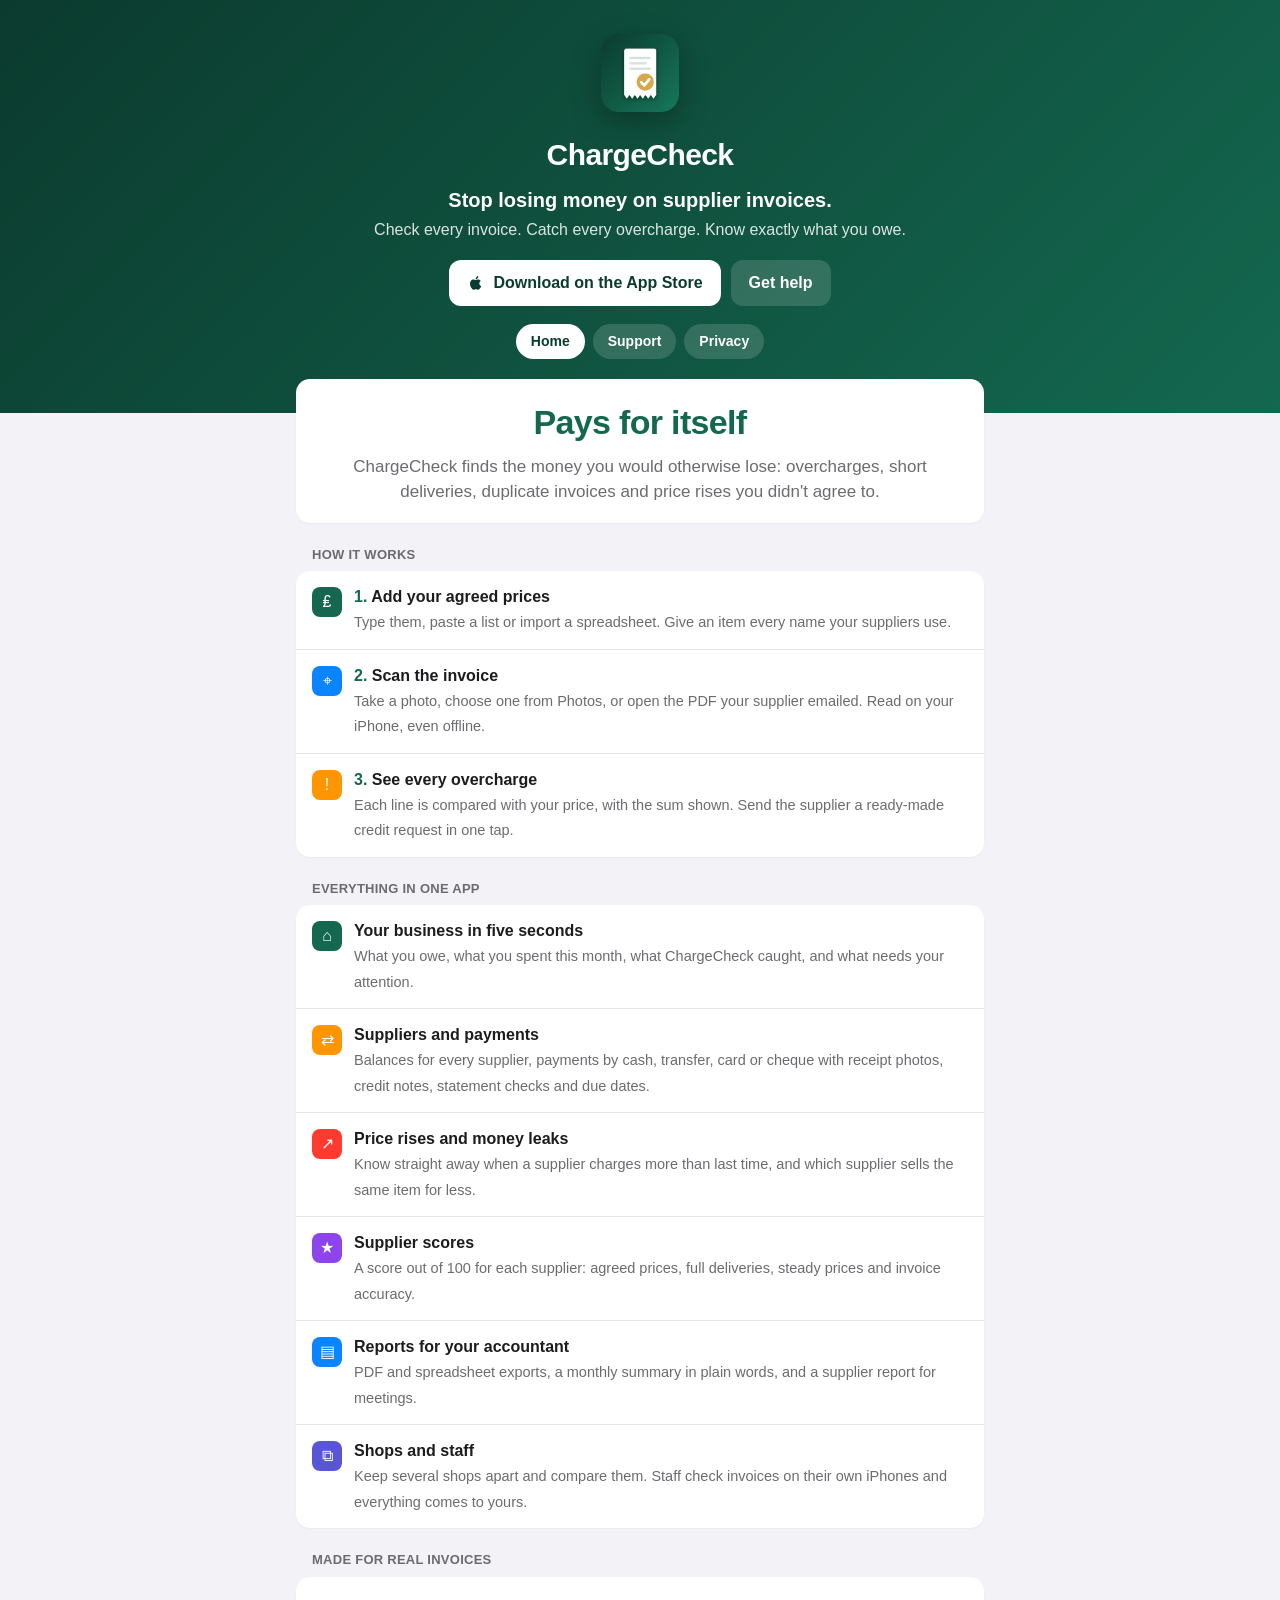
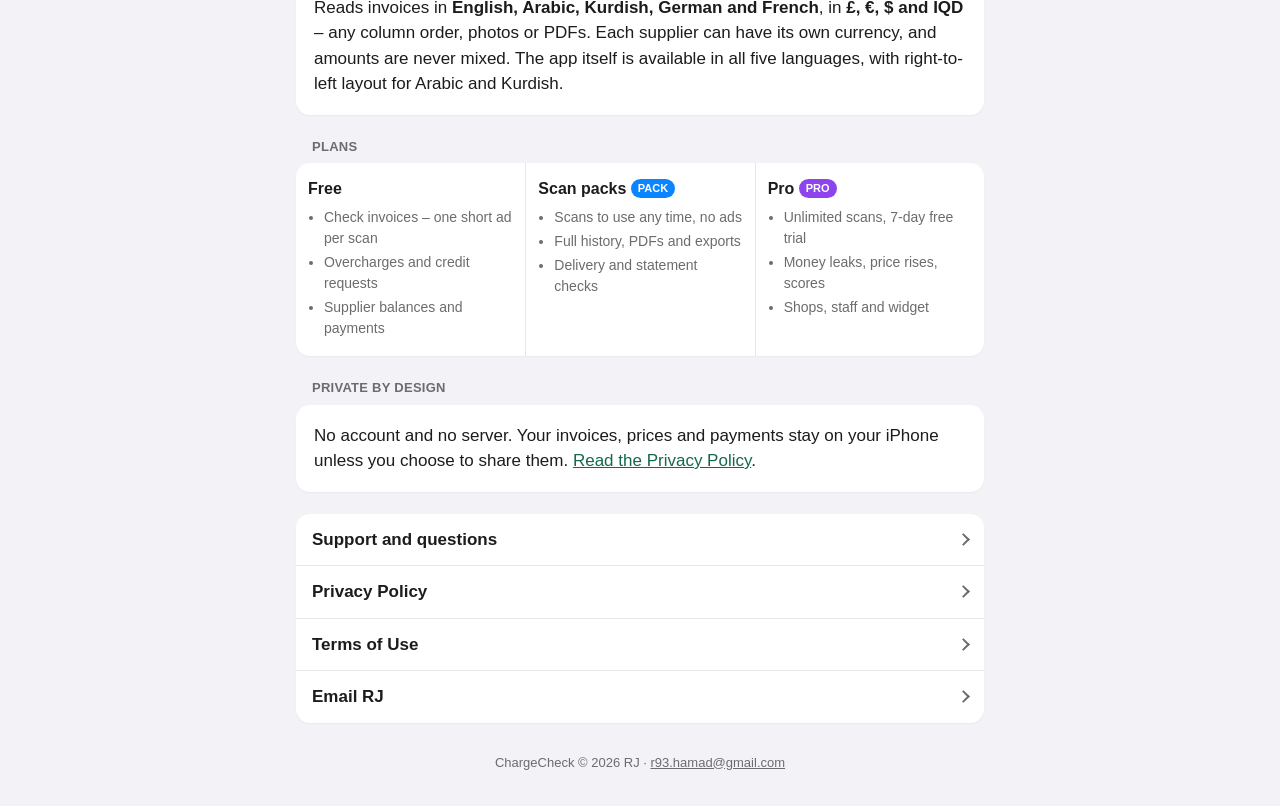
<file: index.html>
<!DOCTYPE html>
<html lang="en-GB">
<head>
<meta charset="utf-8">
<meta name="viewport" content="width=device-width, initial-scale=1, viewport-fit=cover">
<title>ChargeCheck – Invoice Price Checker for shops</title>
<meta name="description" content="ChargeCheck reads your supplier invoices, checks every line against your agreed prices, and shows every overcharge. Supplier balances, payments and reports, all on your iPhone.">
<meta name="theme-color" content="#0b3b2e">
<meta property="og:title" content="ChargeCheck – Invoice Price Checker">
<meta property="og:description" content="Check every supplier invoice against your agreed prices. Catch every overcharge. Know exactly what you owe.">
<meta property="og:image" content="https://tlegendary.github.io/icon.png">
<link rel="icon" href="favicon.png">
<link rel="apple-touch-icon" href="apple-touch-icon.png">
<link rel="stylesheet" href="site.css">
</head>
<body>
<header>
  <img src="icon.png" alt="ChargeCheck icon">
  <h1>ChargeCheck</h1>
  <p class="tagline">Stop losing money on supplier invoices.</p>
  <p>Check every invoice. Catch every overcharge. Know exactly what you owe.</p>
  <div class="hero-btns">
    <a class="store" href="https://apps.apple.com/app/id6832301124">
      <svg width="18" height="18" viewBox="0 0 24 24" fill="currentColor" aria-hidden="true"><path d="M16.4 12.6c0-2.4 2-3.5 2-3.6-1.1-1.6-2.8-1.8-3.4-1.8-1.4-.2-2.8.8-3.5.8s-1.8-.8-3-.8C7 7.2 5.6 8.1 4.8 9.5c-1.6 2.8-.4 6.9 1.1 9.2.8 1.1 1.7 2.3 2.9 2.3 1.2 0 1.6-.7 3-.7s1.8.7 3 .7c1.3 0 2.1-1.1 2.8-2.2.9-1.3 1.3-2.5 1.3-2.6 0 0-2.5-1-2.5-3.6zM14.1 5.7c.6-.8 1.1-1.8 1-2.9-.9 0-2.1.6-2.7 1.4-.6.7-1.1 1.8-1 2.8 1 .1 2.1-.5 2.7-1.3z"/></svg>
      Download on the App Store
    </a>
    <a class="ghost" href="support.html">Get help</a>
  </div>
  <nav><a href="./" class="on">Home</a><a href="support.html">Support</a><a href="privacy.html">Privacy</a></nav>
</header>

<main>
  <section class="card pad" style="text-align:center">
    <p class="big">Pays for itself</p>
    <p style="margin:6px 0 0;color:var(--muted)">ChargeCheck finds the money you would otherwise lose: overcharges, short deliveries, duplicate invoices and price rises you didn't agree to.</p>
  </section>

  <p class="label">How it works</p>
  <section class="card steps">
    <div class="row"><span class="ic" style="background:#14684f">₤</span><div><b>Add your agreed prices</b><span>Type them, paste a list or import a spreadsheet. Give an item every name your suppliers use.</span></div></div>
    <div class="row"><span class="ic" style="background:#0a84ff">⌖</span><div><b>Scan the invoice</b><span>Take a photo, choose one from Photos, or open the PDF your supplier emailed. Read on your iPhone, even offline.</span></div></div>
    <div class="row"><span class="ic" style="background:#ff9500">!</span><div><b>See every overcharge</b><span>Each line is compared with your price, with the sum shown. Send the supplier a ready-made credit request in one tap.</span></div></div>
  </section>

  <p class="label">Everything in one app</p>
  <section class="card">
    <div class="row"><span class="ic" style="background:#14684f">⌂</span><div><b>Your business in five seconds</b><span>What you owe, what you spent this month, what ChargeCheck caught, and what needs your attention.</span></div></div>
    <div class="row"><span class="ic" style="background:#ff9500">⇄</span><div><b>Suppliers and payments</b><span>Balances for every supplier, payments by cash, transfer, card or cheque with receipt photos, credit notes, statement checks and due dates.</span></div></div>
    <div class="row"><span class="ic" style="background:#ff3b30">↗</span><div><b>Price rises and money leaks</b><span>Know straight away when a supplier charges more than last time, and which supplier sells the same item for less.</span></div></div>
    <div class="row"><span class="ic" style="background:#8e44ec">★</span><div><b>Supplier scores</b><span>A score out of 100 for each supplier: agreed prices, full deliveries, steady prices and invoice accuracy.</span></div></div>
    <div class="row"><span class="ic" style="background:#0a84ff">▤</span><div><b>Reports for your accountant</b><span>PDF and spreadsheet exports, a monthly summary in plain words, and a supplier report for meetings.</span></div></div>
    <div class="row"><span class="ic" style="background:#5856d6">⧉</span><div><b>Shops and staff</b><span>Keep several shops apart and compare them. Staff check invoices on their own iPhones and everything comes to yours.</span></div></div>
  </section>

  <p class="label">Made for real invoices</p>
  <section class="card pad">
    <p style="margin:0">Reads invoices in <b>English, Arabic, Kurdish, German and French</b>, in <b>£, €, $ and IQD</b> – any column order, photos or PDFs. Each supplier can have its own currency, and amounts are never mixed. The app itself is available in all five languages, with right-to-left layout for Arabic and Kurdish.</p>
  </section>

  <p class="label">Plans</p>
  <section class="card">
    <div class="plans">
      <div><h3>Free</h3><ul><li>Check invoices – one short ad per scan</li><li>Overcharges and credit requests</li><li>Supplier balances and payments</li></ul></div>
      <div><h3>Scan packs <span class="tag pack">PACK</span></h3><ul><li>Scans to use any time, no ads</li><li>Full history, PDFs and exports</li><li>Delivery and statement checks</li></ul></div>
      <div><h3>Pro <span class="tag pro">PRO</span></h3><ul><li>Unlimited scans, 7-day free trial</li><li>Money leaks, price rises, scores</li><li>Shops, staff and widget</li></ul></div>
    </div>
  </section>

  <p class="label">Private by design</p>
  <section class="card pad">
    <p style="margin:0">No account and no server. Your invoices, prices and payments stay on your iPhone unless you choose to share them. <a href="privacy.html">Read the Privacy Policy</a>.</p>
  </section>

  <section class="card toc">
    <a href="support.html">Support and questions</a>
    <a href="privacy.html">Privacy Policy</a>
    <a href="privacy.html#terms">Terms of Use</a>
    <a href="mailto:r93.hamad@gmail.com?subject=ChargeCheck">Email RJ</a>
  </section>
</main>

<footer>ChargeCheck © 2026 RJ · <a href="mailto:r93.hamad@gmail.com">r93.hamad@gmail.com</a></footer>
</body>
</html>
</file>
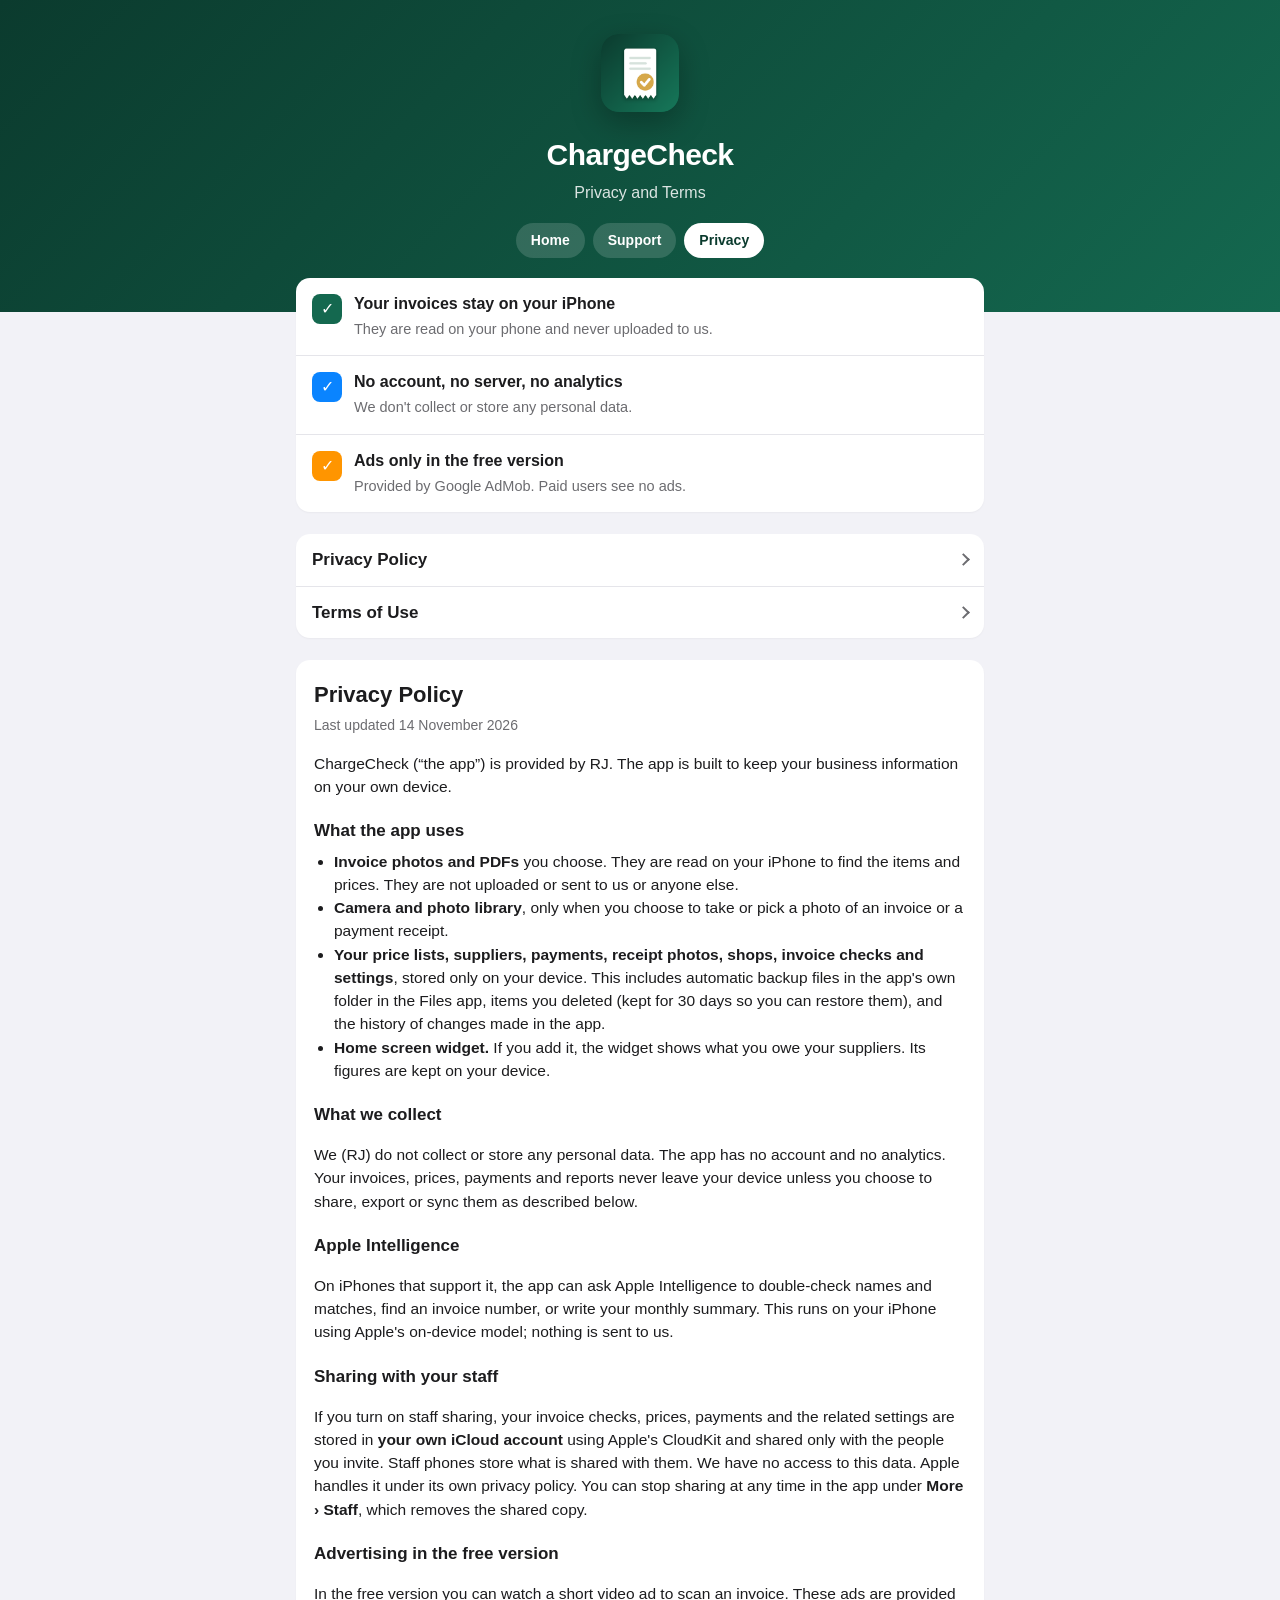
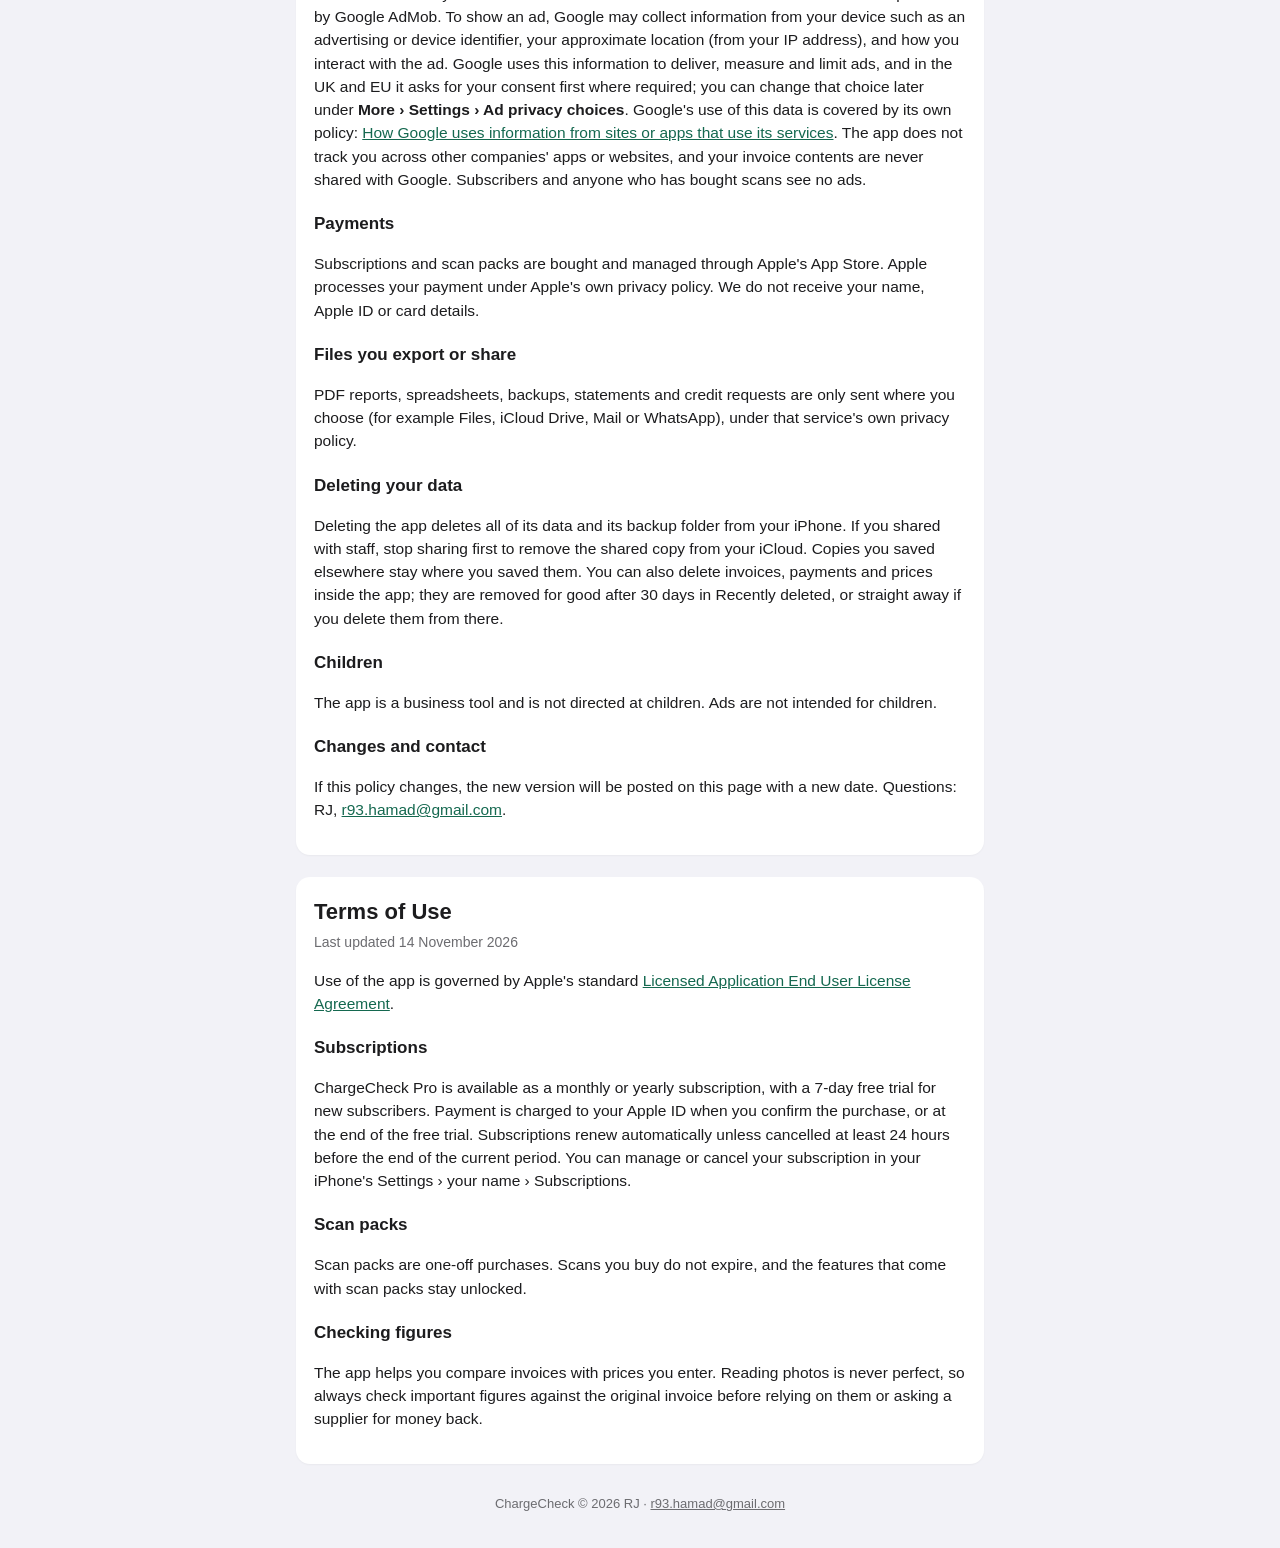
<file: privacy.html>
<!DOCTYPE html>
<html lang="en-GB">
<head>
<meta charset="utf-8">
<meta name="viewport" content="width=device-width, initial-scale=1, viewport-fit=cover">
<title>ChargeCheck – Privacy Policy and Terms of Use</title>
<meta name="description" content="How ChargeCheck handles your data: invoices are read on your iPhone, there is no account and no server. Privacy Policy and Terms of Use.">
<meta name="theme-color" content="#0b3b2e">
<link rel="icon" href="favicon.png">
<link rel="apple-touch-icon" href="apple-touch-icon.png">
<link rel="stylesheet" href="site.css">
</head>
<body>
<header>
  <img src="icon.png" alt="ChargeCheck icon">
  <h1>ChargeCheck</h1>
  <p>Privacy and Terms</p>
  <nav><a href="./">Home</a><a href="support.html">Support</a><a href="privacy.html" class="on">Privacy</a></nav>
</header>

<main>
  <section class="card">
    <div class="row"><span class="ic" style="background:#14684f">✓</span><div><b>Your invoices stay on your iPhone</b><span>They are read on your phone and never uploaded to us.</span></div></div>
    <div class="row"><span class="ic" style="background:#0a84ff">✓</span><div><b>No account, no server, no analytics</b><span>We don't collect or store any personal data.</span></div></div>
    <div class="row"><span class="ic" style="background:#ff9500">✓</span><div><b>Ads only in the free version</b><span>Provided by Google AdMob. Paid users see no ads.</span></div></div>
  </section>

  <section class="card toc">
    <a href="#privacy">Privacy Policy</a>
    <a href="#terms">Terms of Use</a>
  </section>

  <section class="card pad doc" id="privacy">
    <h2>Privacy Policy</h2>
    <p class="updated">Last updated 14 November 2026</p>
    <p>ChargeCheck (“the app”) is provided by RJ. The app is built to keep your business information on your own device.</p>

    <h3>What the app uses</h3>
    <ul>
      <li><b>Invoice photos and PDFs</b> you choose. They are read on your iPhone to find the items and prices. They are not uploaded or sent to us or anyone else.</li>
      <li><b>Camera and photo library</b>, only when you choose to take or pick a photo of an invoice or a payment receipt.</li>
      <li><b>Your price lists, suppliers, payments, receipt photos, shops, invoice checks and settings</b>, stored only on your device. This includes automatic backup files in the app's own folder in the Files app, items you deleted (kept for 30 days so you can restore them), and the history of changes made in the app.</li>
      <li><b>Home screen widget.</b> If you add it, the widget shows what you owe your suppliers. Its figures are kept on your device.</li>
    </ul>

    <h3>What we collect</h3>
    <p>We (RJ) do not collect or store any personal data. The app has no account and no analytics. Your invoices, prices, payments and reports never leave your device unless you choose to share, export or sync them as described below.</p>

    <h3>Apple Intelligence</h3>
    <p>On iPhones that support it, the app can ask Apple Intelligence to double-check names and matches, find an invoice number, or write your monthly summary. This runs on your iPhone using Apple's on-device model; nothing is sent to us.</p>

    <h3>Sharing with your staff</h3>
    <p>If you turn on staff sharing, your invoice checks, prices, payments and the related settings are stored in <b>your own iCloud account</b> using Apple's CloudKit and shared only with the people you invite. Staff phones store what is shared with them. We have no access to this data. Apple handles it under its own privacy policy. You can stop sharing at any time in the app under <b>More › Staff</b>, which removes the shared copy.</p>

    <h3>Advertising in the free version</h3>
    <p>In the free version you can watch a short video ad to scan an invoice. These ads are provided by Google AdMob. To show an ad, Google may collect information from your device such as an advertising or device identifier, your approximate location (from your IP address), and how you interact with the ad. Google uses this information to deliver, measure and limit ads, and in the UK and EU it asks for your consent first where required; you can change that choice later under <b>More › Settings › Ad privacy choices</b>. Google's use of this data is covered by its own policy: <a href="https://policies.google.com/technologies/partner-sites">How Google uses information from sites or apps that use its services</a>. The app does not track you across other companies' apps or websites, and your invoice contents are never shared with Google. Subscribers and anyone who has bought scans see no ads.</p>

    <h3>Payments</h3>
    <p>Subscriptions and scan packs are bought and managed through Apple's App Store. Apple processes your payment under Apple's own privacy policy. We do not receive your name, Apple ID or card details.</p>

    <h3>Files you export or share</h3>
    <p>PDF reports, spreadsheets, backups, statements and credit requests are only sent where you choose (for example Files, iCloud Drive, Mail or WhatsApp), under that service's own privacy policy.</p>

    <h3>Deleting your data</h3>
    <p>Deleting the app deletes all of its data and its backup folder from your iPhone. If you shared with staff, stop sharing first to remove the shared copy from your iCloud. Copies you saved elsewhere stay where you saved them. You can also delete invoices, payments and prices inside the app; they are removed for good after 30 days in Recently deleted, or straight away if you delete them from there.</p>

    <h3>Children</h3>
    <p>The app is a business tool and is not directed at children. Ads are not intended for children.</p>

    <h3>Changes and contact</h3>
    <p>If this policy changes, the new version will be posted on this page with a new date. Questions: RJ, <a href="mailto:r93.hamad@gmail.com?subject=ChargeCheck%20privacy">r93.hamad@gmail.com</a>.</p>
  </section>

  <section class="card pad doc" id="terms">
    <h2>Terms of Use</h2>
    <p class="updated">Last updated 14 November 2026</p>
    <p>Use of the app is governed by Apple's standard <a href="https://www.apple.com/legal/internet-services/itunes/dev/stdeula/">Licensed Application End User License Agreement</a>.</p>
    <h3>Subscriptions</h3>
    <p>ChargeCheck Pro is available as a monthly or yearly subscription, with a 7-day free trial for new subscribers. Payment is charged to your Apple ID when you confirm the purchase, or at the end of the free trial. Subscriptions renew automatically unless cancelled at least 24 hours before the end of the current period. You can manage or cancel your subscription in your iPhone's Settings › your name › Subscriptions.</p>
    <h3>Scan packs</h3>
    <p>Scan packs are one-off purchases. Scans you buy do not expire, and the features that come with scan packs stay unlocked.</p>
    <h3>Checking figures</h3>
    <p>The app helps you compare invoices with prices you enter. Reading photos is never perfect, so always check important figures against the original invoice before relying on them or asking a supplier for money back.</p>
  </section>
</main>

<footer>ChargeCheck © 2026 RJ · <a href="mailto:r93.hamad@gmail.com">r93.hamad@gmail.com</a></footer>
</body>
</html>
</file>
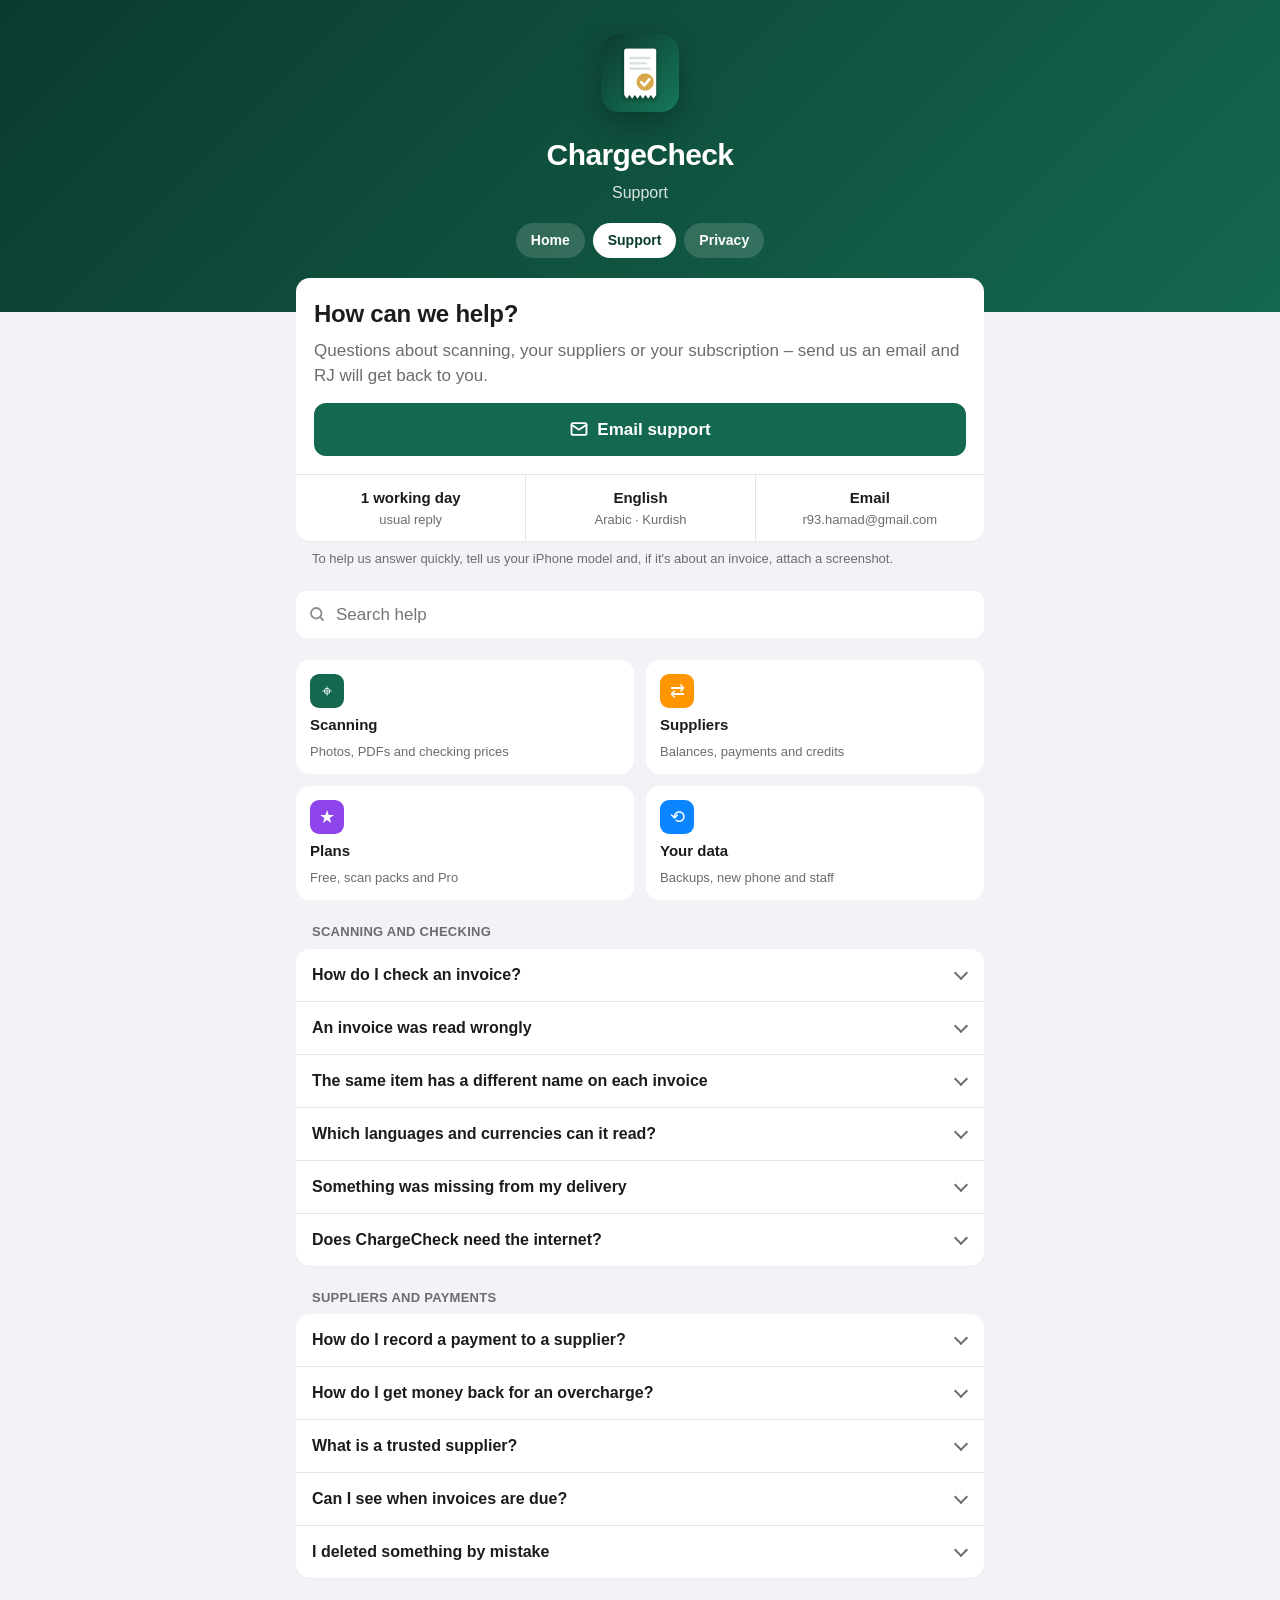
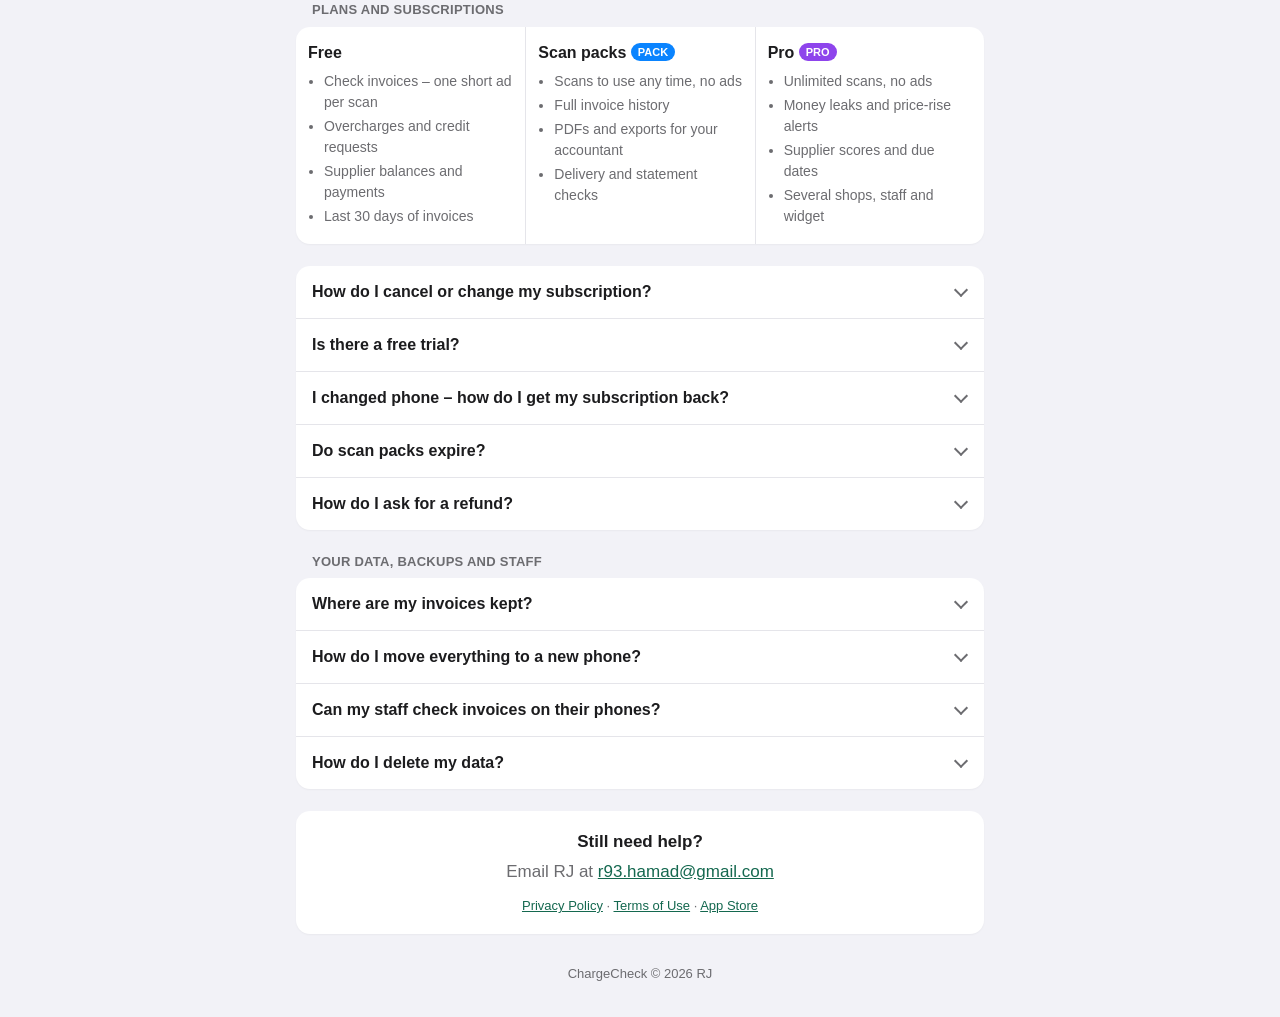
<file: support.html>
<!DOCTYPE html>
<html lang="en-GB">
<head>
<meta charset="utf-8">
<meta name="viewport" content="width=device-width, initial-scale=1, viewport-fit=cover">
<title>ChargeCheck – Support</title>
<meta name="description" content="Help with ChargeCheck: scanning invoices, supplier payments, backups, staff and subscriptions. Contact RJ by email.">
<meta name="theme-color" content="#0b3b2e">
<link rel="icon" href="favicon.png">
<link rel="apple-touch-icon" href="apple-touch-icon.png">
<link rel="stylesheet" href="site.css">
</head>
<body>
<header>
  <img src="icon.png" alt="ChargeCheck icon">
  <h1>ChargeCheck</h1>
  <p>Support</p>
  <nav><a href="./">Home</a><a href="support.html" class="on">Support</a><a href="privacy.html">Privacy</a></nav>
</header>

<main>
  <section class="card contact">
    <div class="pad">
      <h2>How can we help?</h2>
      <p>Questions about scanning, your suppliers or your subscription – send us an email and RJ will get back to you.</p>
      <a class="btn" href="mailto:r93.hamad@gmail.com?subject=ChargeCheck%20support">
        <svg width="20" height="20" viewBox="0 0 24 24" fill="none" stroke="currentColor" stroke-width="2.2" stroke-linecap="round" stroke-linejoin="round" aria-hidden="true"><rect x="3" y="5" width="18" height="14" rx="2"/><path d="m3 7 9 6 9-6"/></svg>
        Email support
      </a>
    </div>
    <div class="facts">
      <div><b>1 working day</b>usual reply</div>
      <div><b>English</b>Arabic · Kurdish</div>
      <div><b>Email</b>r93.hamad@gmail.com</div>
    </div>
  </section>
  <p class="hint">To help us answer quickly, tell us your iPhone model and, if it's about an invoice, attach a screenshot.</p>

  <label class="search" for="q">
    <svg width="18" height="18" viewBox="0 0 24 24" fill="none" stroke="currentColor" stroke-width="2.4" stroke-linecap="round" aria-hidden="true"><circle cx="11" cy="11" r="7"/><path d="m20 20-3.5-3.5"/></svg>
    <input id="q" type="search" placeholder="Search help" autocomplete="off">
  </label>

  <div class="tiles" id="tiles">
    <a class="tile" href="#scanning"><span class="ic" style="background:#14684f">⌖</span><b>Scanning</b><span>Photos, PDFs and checking prices</span></a>
    <a class="tile" href="#suppliers"><span class="ic" style="background:#ff9500">⇄</span><b>Suppliers</b><span>Balances, payments and credits</span></a>
    <a class="tile" href="#plans"><span class="ic" style="background:#8e44ec">★</span><b>Plans</b><span>Free, scan packs and Pro</span></a>
    <a class="tile" href="#data"><span class="ic" style="background:#0a84ff">⟲</span><b>Your data</b><span>Backups, new phone and staff</span></a>
  </div>

  <div id="faq">
  <p class="label" id="scanning">Scanning and checking</p>
  <section class="card">
    <details><summary>How do I check an invoice?</summary><div class="a">
      <ol><li>Add your agreed prices in <span class="path">More › Price list</span> (type them, paste a list or import a spreadsheet).</li>
      <li>Tap <b>Scan an invoice</b> on Home and take a photo, choose one from Photos, or open a PDF.</li>
      <li>ChargeCheck compares every line with your prices and shows what you were overcharged.</li></ol>
      <p>Try the sample invoice in the app first to see how it works.</p></div></details>
    <details><summary>An invoice was read wrongly</summary><div class="a">
      <p>Lay the invoice flat, fill the screen, and use good light without shadows. If your supplier emails PDFs, open the PDF instead – it's read exactly.</p>
      <p>Lines the app isn't sure about are shaded amber. Tap any line to correct it; ChargeCheck remembers how each supplier names an item for next time.</p></div></details>
    <details><summary>The same item has a different name on each invoice</summary><div class="a">
      <p>Open the item in <span class="path">More › Price list</span> and add its other names under <b>On invoices as</b>. Every name then matches the same price.</p></div></details>
    <details><summary>Which languages and currencies can it read?</summary><div class="a">
      <p>Invoices in English, Arabic, Kurdish, German and French, in £, €, $ or IQD. If a supplier invoices in a different currency from yours, open the supplier and set <b>Invoices in</b> – their amounts are then kept separate and never added to your own currency.</p></div></details>
    <details><summary>Something was missing from my delivery</summary><div class="a">
      <p>Open the invoice and tap <b>Check the delivery</b> <span class="tag pack">PACK</span>. Tick off what arrived; anything short is taken off what you pay and added to the credit request for the supplier.</p></div></details>
    <details><summary>Does ChargeCheck need the internet?</summary><div class="a">
      <p>No. Invoices are read on your iPhone and checking works offline. The internet is only needed for purchases, ads in the free version, and sharing with staff.</p></div></details>
  </section>

  <p class="label" id="suppliers">Suppliers and payments</p>
  <section class="card">
    <details><summary>How do I record a payment to a supplier?</summary><div class="a">
      <p>Open <b>Suppliers</b>, tap the supplier and choose <b>Record a payment</b>. Enter any amount, how you paid (cash, transfer, card or cheque), a reference and a photo of the receipt. It pays off their oldest invoices first – or use <b>Pay invoices one by one</b> to choose exactly which.</p></div></details>
    <details><summary>How do I get money back for an overcharge?</summary><div class="a">
      <p>Open the invoice and send the credit request – as a message, or as a PDF <span class="tag pack">PACK</span>. When the supplier's credit note arrives, scan it or add it from the supplier's page; it comes off what you owe them.</p></div></details>
    <details><summary>What is a trusted supplier?</summary><div class="a">
      <p>For suppliers you don't need to price-check, turn on <b>Trusted</b>. Scanning their invoice just reads the total and adds it to what you owe them.</p></div></details>
    <details><summary>Can I see when invoices are due?</summary><div class="a">
      <p>Yes <span class="tag pro">PRO</span>. On the supplier's page set <b>Pay within</b> (for example 30 days). Overdue invoices and the cash you need this week then show on Home.</p></div></details>
    <details><summary>I deleted something by mistake</summary><div class="a">
      <p>Invoices, payments and prices you delete stay in <span class="path">More › Recently deleted</span> for 30 days. Swipe right on one to restore it.</p></div></details>
  </section>

  <p class="label" id="plans">Plans and subscriptions</p>
  <section class="card">
    <div class="plans">
      <div><h3>Free</h3><ul><li>Check invoices – one short ad per scan</li><li>Overcharges and credit requests</li><li>Supplier balances and payments</li><li>Last 30 days of invoices</li></ul></div>
      <div><h3>Scan packs <span class="tag pack">PACK</span></h3><ul><li>Scans to use any time, no ads</li><li>Full invoice history</li><li>PDFs and exports for your accountant</li><li>Delivery and statement checks</li></ul></div>
      <div><h3>Pro <span class="tag pro">PRO</span></h3><ul><li>Unlimited scans, no ads</li><li>Money leaks and price-rise alerts</li><li>Supplier scores and due dates</li><li>Several shops, staff and widget</li></ul></div>
    </div>
  </section>
  <section class="card">
    <details><summary>How do I cancel or change my subscription?</summary><div class="a">
      <p>On your iPhone open <span class="path">Settings › your name › Subscriptions</span>, choose ChargeCheck, then change or cancel. Cancel at least 24 hours before the renewal date to avoid the next charge. You keep Pro until the end of the period you paid for.</p></div></details>
    <details><summary>Is there a free trial?</summary><div class="a">
      <p>Pro starts with a 7-day free trial for new subscribers. If you cancel during the trial you aren't charged.</p></div></details>
    <details><summary>I changed phone – how do I get my subscription back?</summary><div class="a">
      <p>Open ChargeCheck, go to the plans screen and tap <b>Restore purchases</b>, signed in with the same Apple ID you subscribed with.</p></div></details>
    <details><summary>Do scan packs expire?</summary><div class="a">
      <p>No. Scans you buy stay until you use them, and the pack features stay unlocked for good – even after the scans run out. They move to a new phone with a backup file.</p></div></details>
    <details><summary>How do I ask for a refund?</summary><div class="a">
      <p>Purchases are handled by Apple. Request a refund at <a href="https://reportaproblem.apple.com">reportaproblem.apple.com</a>, signed in with your Apple ID.</p></div></details>
  </section>

  <p class="label" id="data">Your data, backups and staff</p>
  <section class="card">
    <details><summary>Where are my invoices kept?</summary><div class="a">
      <p>On your iPhone. ChargeCheck has no account and no server: your invoices, prices and payments never leave your phone unless you share them or turn on staff sharing, which uses your own iCloud. See the <a href="privacy.html">Privacy Policy</a>.</p></div></details>
    <details><summary>How do I move everything to a new phone?</summary><div class="a">
      <ol><li>On the old phone open <span class="path">More › Settings › Save backup file</span> and save it to iCloud Drive or Files.</li>
      <li>On the new phone open <span class="path">More › Settings › Restore backup</span> and choose that file.</li></ol>
      <p>ChargeCheck also keeps automatic backups for the last 14 days in <span class="path">Files › On My iPhone › ChargeCheck</span>.</p></div></details>
    <details><summary>Can my staff check invoices on their phones?</summary><div class="a">
      <p>Yes <span class="tag pro">PRO</span>. Open <span class="path">More › Staff</span> and invite them. Staff scan and check invoices on their own iPhones; everything comes to yours through iCloud. Staff don't see payments or your price list.</p></div></details>
    <details><summary>How do I delete my data?</summary><div class="a">
      <p>Delete the app from your iPhone – this removes everything stored by ChargeCheck. Backup files you saved yourself stay in Files until you delete them. If you shared with staff, stop sharing in <span class="path">More › Staff</span> first to remove the shared copy from your iCloud.</p></div></details>
  </section>
  </div>
  <p class="empty" id="empty">Nothing found. <a href="mailto:r93.hamad@gmail.com?subject=ChargeCheck%20support">Email us your question</a>.</p>

  <section class="card pad" style="text-align:center">
    <b>Still need help?</b>
    <p style="margin:4px 0 12px;color:var(--muted)">Email RJ at <a href="mailto:r93.hamad@gmail.com?subject=ChargeCheck%20support">r93.hamad@gmail.com</a></p>
    <p class="small" style="margin:0;font-size:13px;color:var(--muted)"><a href="privacy.html">Privacy Policy</a> · <a href="privacy.html#terms">Terms of Use</a> · <a href="https://apps.apple.com/app/id6832301124">App Store</a></p>
  </section>
</main>

<footer>ChargeCheck © 2026 RJ</footer>

<script>
// Search: shows only the questions that match, and opens them.
(function(){
  var q=document.getElementById('q'),faq=document.getElementById('faq'),tiles=document.getElementById('tiles'),empty=document.getElementById('empty');
  q.addEventListener('input',function(){
    var words=q.value.toLowerCase().trim().split(/\s+/).filter(Boolean),shown=0;
    faq.querySelectorAll('section').forEach(function(sec){
      var any=0;
      sec.querySelectorAll('details').forEach(function(d){
        var hit=words.every(function(w){return d.textContent.toLowerCase().indexOf(w)>=0});
        d.style.display=hit?'':'none';d.open=words.length>0&&hit;if(hit)any++;
      });
      var plans=sec.querySelector('.plans');
      if(plans){var h=words.every(function(w){return plans.textContent.toLowerCase().indexOf(w)>=0});sec.style.display=h?'':'none';if(h)any++}
      else sec.style.display=any?'':'none';
      var label=sec.previousElementSibling;
      while(label&&!label.classList.contains('label'))label=label.previousElementSibling;
      shown+=any;
    });
    faq.querySelectorAll('.label').forEach(function(l){
      var n=l.nextElementSibling,vis=false;
      while(n&&n.tagName==='SECTION'){if(n.style.display!=='none')vis=true;n=n.nextElementSibling}
      l.style.display=vis?'':'none';
    });
    tiles.style.display=words.length?'none':'';
    empty.style.display=shown?'none':'block';
  });
})();
</script>
</body>
</html>
</file>
<file: site.css>
:root{
  --green:#14684f;--green-dark:#0b3b2e;--tint:#e8f3ee;
  --bg:#f2f2f7;--card:#fff;--text:#1c1c1e;--muted:#6c6c70;--line:#e5e5ea;
  --pro:#8e44ec;--pack:#0a84ff;--orange:#ff9500;
}
@media (prefers-color-scheme:dark){
  :root{--bg:#000;--card:#1c1c1e;--text:#f2f2f7;--muted:#98989f;--line:#2c2c2e;--tint:#12261f;--green:#30c48d}
}
*{box-sizing:border-box}
body{margin:0;font:17px/1.5 -apple-system,BlinkMacSystemFont,"SF Pro Text","Segoe UI",Roboto,sans-serif;background:var(--bg);color:var(--text);-webkit-font-smoothing:antialiased}
a{color:var(--green)}
header{background:linear-gradient(135deg,#0b3b2e,#14684f);color:#fff;padding:34px 20px 54px;text-align:center}
header img{width:78px;height:78px;border-radius:18px;box-shadow:0 10px 30px rgba(0,0,0,.28)}
header h1{margin:12px 0 0;font-size:30px;font-weight:800;letter-spacing:-.02em}
header p{margin:4px 0 0;opacity:.85;font-size:16px}
nav{display:flex;gap:8px;justify-content:center;margin-top:18px;flex-wrap:wrap}
nav a{color:#fff;text-decoration:none;padding:7px 15px;border-radius:999px;background:rgba(255,255,255,.15);font-weight:600;font-size:14px}
nav a.on{background:#fff;color:#0b3b2e}
main{max-width:720px;margin:-34px auto 30px;padding:0 16px}

/* cards like the app's grouped lists */
.card{background:var(--card);border-radius:14px;margin-bottom:22px;overflow:hidden;box-shadow:0 1px 2px rgba(0,0,0,.04)}
.pad{padding:18px 18px}
.label{font-size:13px;font-weight:600;text-transform:uppercase;letter-spacing:.02em;color:var(--muted);margin:0 0 7px 16px}
.hint{font-size:13px;color:var(--muted);margin:-14px 16px 22px}

/* contact */
.contact h2{margin:0;font-size:24px;font-weight:800;letter-spacing:-.01em}
.contact p{margin:6px 0 14px;color:var(--muted)}
.btn{display:flex;align-items:center;justify-content:center;gap:8px;width:100%;background:var(--green);color:#fff!important;text-decoration:none;padding:14px 18px;border-radius:12px;font-weight:700;font-size:17px}
.facts{display:grid;grid-template-columns:repeat(3,1fr);border-top:1px solid var(--line)}
.facts div{padding:12px 8px;text-align:center;font-size:13px;color:var(--muted)}
.facts b{display:block;color:var(--text);font-size:15px}
.facts div+div{border-left:1px solid var(--line)}

/* search */
.search{display:flex;align-items:center;gap:8px;background:var(--card);border-radius:11px;padding:10px 12px;margin:0 0 22px}
.search svg{flex:none;opacity:.5}
.search input{border:0;outline:0;background:transparent;font:inherit;color:var(--text);width:100%}

/* topic tiles */
.tiles{display:grid;grid-template-columns:repeat(2,1fr);gap:12px;margin-bottom:22px}
.tile{background:var(--card);border-radius:14px;padding:14px;text-decoration:none;color:var(--text);display:flex;flex-direction:column;gap:6px}
.tile .ic{width:34px;height:34px;border-radius:9px;display:grid;place-items:center;color:#fff;font-size:18px}
.tile b{font-size:15px}.tile span{font-size:13px;color:var(--muted);line-height:1.35}

/* questions: rows with a chevron */
details{border-top:1px solid var(--line)}
details:first-of-type{border-top:0}
summary{list-style:none;cursor:pointer;padding:14px 44px 14px 16px;position:relative;font-weight:600;font-size:16px}
summary::-webkit-details-marker{display:none}
summary::after{content:"";position:absolute;right:18px;top:50%;width:8px;height:8px;border-right:2px solid var(--muted);border-bottom:2px solid var(--muted);transform:translateY(-70%) rotate(45deg);transition:transform .2s}
details[open] summary::after{transform:translateY(-30%) rotate(225deg)}
details .a{padding:0 16px 16px;color:var(--text);font-size:15.5px}
details .a p{margin:0 0 10px}details .a p:last-child{margin:0}
details .a ol,details .a ul{margin:0 0 10px;padding-left:20px}
.path{font-weight:600;white-space:nowrap}
.tag{display:inline-block;font-size:11px;font-weight:800;color:#fff;border-radius:999px;padding:1px 7px;vertical-align:2px}
.tag.pro{background:var(--pro)}.tag.pack{background:var(--pack)}

/* plans table */
.plans{display:grid;grid-template-columns:repeat(3,1fr);gap:0}
.plans div{padding:14px 12px;font-size:14px}
.plans div+div{border-left:1px solid var(--line)}
.plans h3{margin:0 0 6px;font-size:16px}
.plans ul{margin:0;padding-left:16px;color:var(--muted)}
.plans li{margin:3px 0}

.empty{display:none;text-align:center;color:var(--muted);padding:20px}
footer{text-align:center;font-size:13px;color:var(--muted);padding:0 16px 34px}
footer a{color:inherit}
@media (max-width:520px){.plans{grid-template-columns:1fr}.plans div+div{border-left:0;border-top:1px solid var(--line)}}

/* shared page parts */
.hero-btns{display:flex;gap:10px;flex-wrap:wrap;justify-content:center;margin-top:18px}
.store{display:inline-flex;align-items:center;gap:8px;background:#fff;color:#0b3b2e!important;text-decoration:none;padding:11px 18px;border-radius:12px;font-weight:700;font-size:16px}
.ghost{display:inline-flex;align-items:center;gap:8px;background:rgba(255,255,255,.15);color:#fff!important;text-decoration:none;padding:11px 18px;border-radius:12px;font-weight:700;font-size:16px}
.tagline{font-size:20px!important;font-weight:600;opacity:1!important;max-width:460px;margin:10px auto 0!important;line-height:1.35}
.row{display:flex;gap:12px;align-items:flex-start;padding:14px 16px;border-top:1px solid var(--line)}
.row:first-child{border-top:0}
.row .ic{flex:none;width:30px;height:30px;border-radius:8px;display:grid;place-items:center;color:#fff;font-size:16px;margin-top:2px}
.row b{display:block;font-size:16px}.row span{font-size:14.5px;color:var(--muted)}
.steps{counter-reset:s}
.steps .row b::before{counter-increment:s;content:counter(s) ". ";color:var(--green)}
.big{font-size:34px;font-weight:800;letter-spacing:-.02em;color:var(--green);margin:0}
.doc h2{font-size:22px;margin:0 0 4px;font-weight:800}
.doc h3{font-size:17px;margin:20px 0 6px}
.doc p,.doc li{font-size:15.5px}
.doc ul{padding-left:20px;margin:0 0 10px}
.doc .updated{color:var(--muted);font-size:14px;margin:0 0 14px}
.toc a{display:flex;justify-content:space-between;align-items:center;padding:13px 16px;border-top:1px solid var(--line);text-decoration:none;color:var(--text);font-weight:600}
.toc a:first-child{border-top:0}
.toc a::after{content:"";width:7px;height:7px;border-right:2px solid var(--muted);border-top:2px solid var(--muted);transform:rotate(45deg)}
</file>
